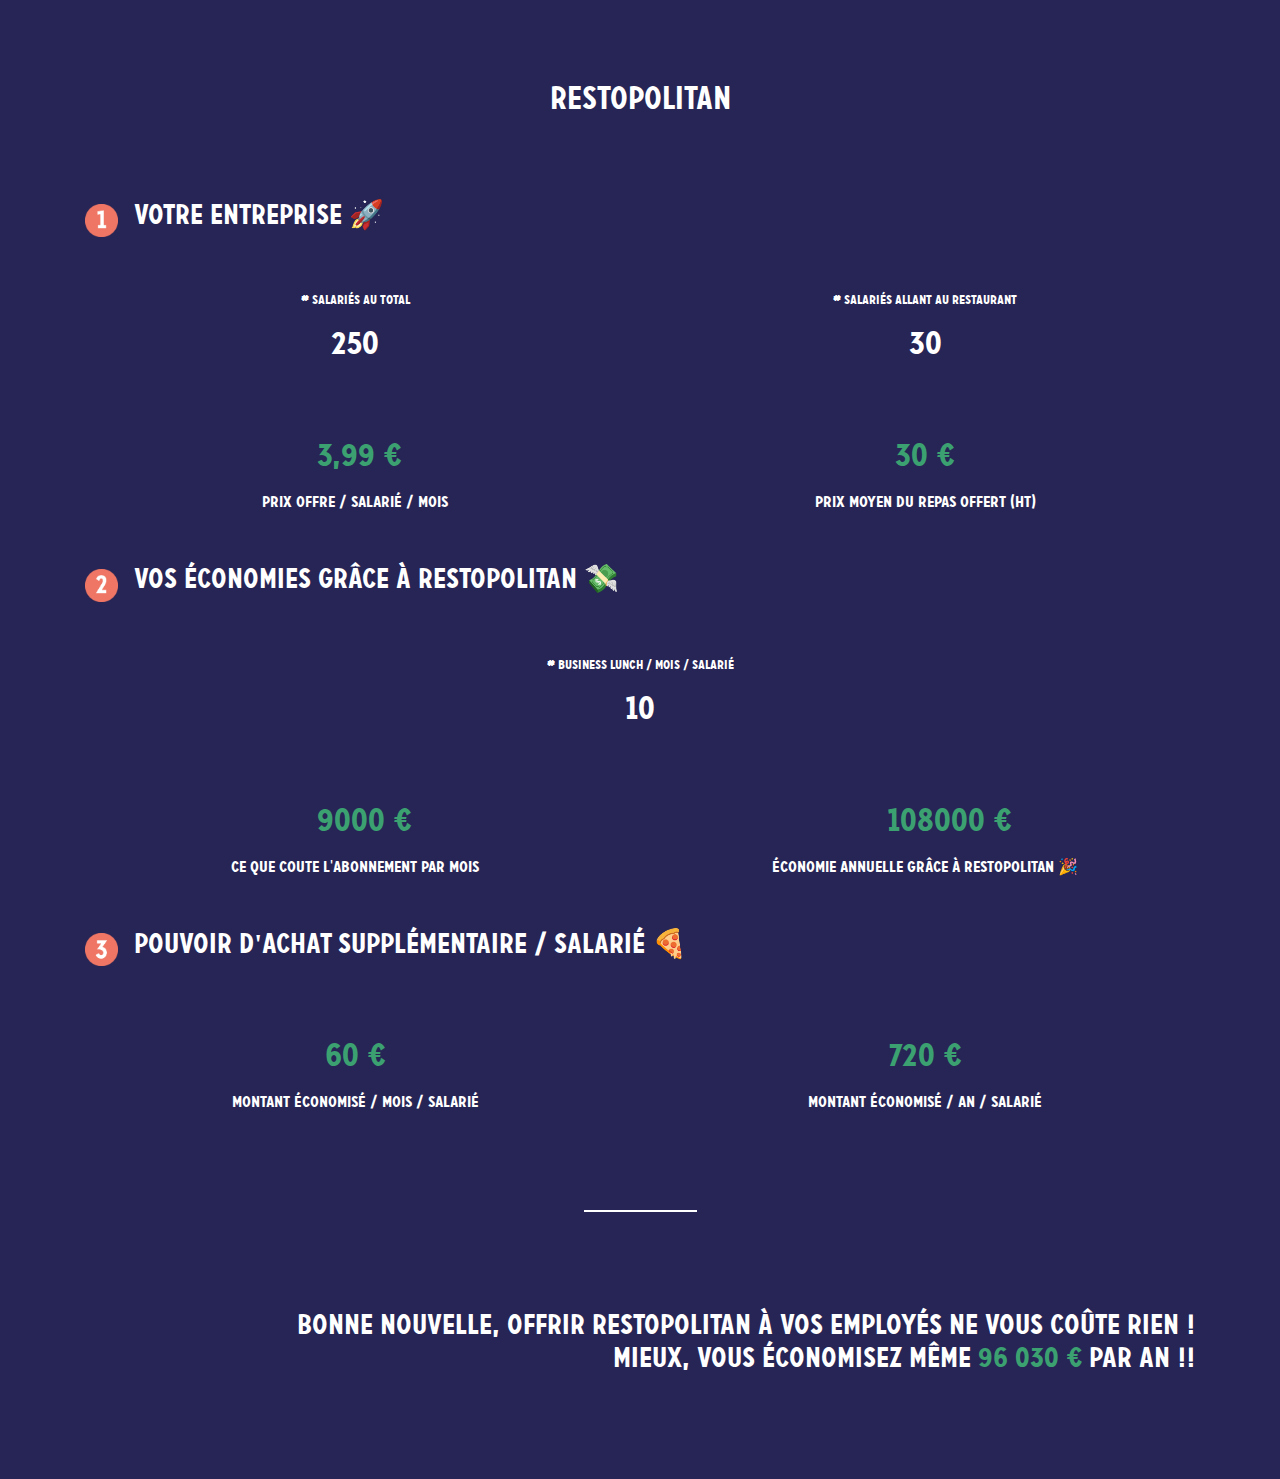
<file: index.htm>
<html>
<head>

    <meta http-equiv="Content-Type" content="text/html; charset=UTF-8">
    <link rel="stylesheet" href="./Tiramisu by Restopolitan_files/reset.css">
    <link rel="stylesheet" href="./Tiramisu by Restopolitan_files/bootstrap.min.css">
    <link rel="stylesheet" href="./Tiramisu by Restopolitan_files/restopro.css">
    <link rel="stylesheet" href="./Tiramisu by Restopolitan_files/ristorante.css">
    <link rel="stylesheet" href="./Tiramisu by Restopolitan_files/bootstrap-slider.min.css">
    <title>Restopolitan</title>
    <link rel="stylesheet" href="https://use.fontawesome.com/releases/v5.0.13/css/all.css"
          integrity="sha384-DNOHZ68U8hZfKXOrtjWvjxusGo9WQnrNx2sqG0tfsghAvtVlRW3tvkXWZh58N9jp" crossorigin="anonymous">
    <link href="./Tiramisu by Restopolitan_files/css" rel="stylesheet">
    <meta name="viewport" content="width=device-width, initial-scale=1">

</head>
<body>
<section class="title">
    <div class="container">
        <div class="row mb-5">
            <div class="col-12">
                <div class="formtitle">
                    <h2>Restopolitan</h2>
                </div>
            </div>
        </div>
        <div class="row mb-5">
            <div class="col-12" style="display: inline-block">
                <h3><img src="./Tiramisu by Restopolitan_files/uno.png" alt="" class="img img-responsive uno-dos-tres"
                         style="width: 3%">Votre
                    entreprise 🚀</h3>
            </div>
        </div>
        <div class="row mb-5">
            <div class="col-6 text-center">
                <label for="employeenumber" style="color: white;"># Salariés au total</label>
                <div class="input-group" style="width: 30%; margin:auto">
                <span class="input-group-btn">
              <button type="button" class="btn btn-default btn-number" data-type="minus" data-field="quant[1]" style="">
                  <span class="fa fa-minus" style="color: #ff595f;"></span>
                </button>
                </span>
                    <input type="text" name="quant[1]" class="form-control input-number roi-input" value="250" min="1"
                           max="1000" id="employeenumber" style="">
                    <span class="input-group-btn">
              <button type="button" class="btn btn-default btn-number" data-type="plus" data-field="quant[1]">
                  <span class="fa fa-plus" style="color: #ff595f;"></span>
                </button>
                </span>
                </div>
            </div>

            <div class="col-6 text-center">
                <label for="ndfnumber" style="color: white;"># Salariés allant au restaurant</label>
                <div class="input-group" style="width: 30%; margin:auto">
                <span class="input-group-btn">
              <button type="button" class="btn btn-default btn-number2" data-type="minus" data-field="quant[2]">
                  <span class="fa fa-minus" style="color: #ff595f;"></span>
                </button>
                </span>
                    <input type="text" name="quant[2]" class="form-control input-number2 roi-input" value="30" min="1"
                           max="1000" id="ndfnumber">
                    <span class="input-group-btn">
              <button type="button" class="btn btn-default btn-number2" data-type="plus" data-field="quant[2]">
                  <span class="fa fa-plus" style="color: #ff595f;"></span>
                </button>
                </span>
                </div>
            </div>
        </div>
        <div class="row mb-5">
            <div class="col-6 text-center">
                <button class="pricetag showcost savings">3,99 €</button>
                <p class="white">Prix offre / Salarié / Mois</p>
            </div>
            <div class="col-6 text-center">
                <button class="pricetag savings">30 €</button>
                <p class="white">Prix moyen du repas offert (HT)</p>
            </div>
        </div>
        <div class="row mb-5">
            <div class="col-12" style="display: inline-block">
                <h3><img src="./Tiramisu by Restopolitan_files/dos.png" alt="" class="img img-responsive uno-dos-tres"
                         style="width: 3%">Vos économies grâce à Restopolitan 💸</h3>
            </div>
        </div>
        <div class="row mb-5">
            <div class="col-md-12" style="text-align: center;">
                <label for="ndfrepeat" style="color: white;"># Business lunch / mois / salarié</label>
                <div class="input-group" style="width: 20%; margin:auto">
                <span class="input-group-btn">
              <button type="button" class="btn btn-default btn-number2" data-type="minus" data-field="quant[3]"
                      style="">
                  <span class="fa fa-minus" style="color: #ff595f;"></span>
                </button>
                </span>
                    <input type="text" name="quant[3]" class="form-control input-number2 roi-input" value="10" min="1"
                           max="1000" id="ndfrepeat"
                           style="background-color: transparent; border: none; color: white; text-align: center; font-family: Caro; font-size:2rem;">
                    <span class="input-group-btn">
              <button type="button" class="btn btn-default btn-number2" data-type="plus" data-field="quant[3]" style="">
                  <span class="fa fa-plus" style="color: #ff595f;"></span>
                </button>
                </span>
                </div>
            </div>
        </div>
        <div class="row mb-5">
            <div class="col-6 text-center">
                <button class="pricetag showcost savings"><span id="month-cost" class="moneyz">9000</span> €</button>
                <p class="white">Ce que coute l'abonnement par mois</p>
            </div>
            <div class="col-6 text-center">
                <button class="pricetag savings"><span id="year-savings">108000</span> €</button>
                <p class="white">économie annuelle grâce à restopolitan 🎉</p>
            </div>
        </div>
        <div class="row mb-5">
            <div class="col-12" style="display: inline-block">
                <h3><img src="./Tiramisu by Restopolitan_files/tres.png" alt="" class="img img-responsive uno-dos-tres"
                         style="width: 3%">Pouvoir d'achat supplémentaire / salarié 🍕</h3>
            </div>
        </div>
        <div class="row" style="margin-bottom: 6rem;">
            <div class="col-6 text-center">
                <button class="pricetag savings">60 €</button>
                <p class="white">Montant économisé / mois / salarié</p>
            </div>
            <div class="col-6 text-center">
                <button class="pricetag savings">720 €</button>
                <p class="white">Montant économisé / an / salarié</p>
            </div>
        </div>
        <hr>
        <div class="row" style="margin-top: 6rem !important; margin-bottom: 6rem !important;">
            <div class="col-12">
                <h3 style="text-align: right" class="announce">Bonne nouvelle, offrir Restopolitan à vos employés ne
                    vous coûte rien !<br>
                    Mieux, vous économisez même <span id="total-cost" class="savings">96 030</span><span
                            class="savings"> € </span>par an !!</h3>
            </div>
        </div>

    </div>
</section>
<script type="text/javascript" src="./Tiramisu by Restopolitan_files/jquery.min.js"></script>
<script src="./Tiramisu by Restopolitan_files/bootstrap.bundle.min.js"></script>
<script type="text/javascript" src="./Tiramisu by Restopolitan_files/jquery.lazy.min.js"></script>
<script src="./Tiramisu by Restopolitan_files/jquery.mask.js"></script>
<script>
    $(function () {
        $('[data-toggle="tooltip"]').tooltip()
    })
</script>
<script>
    function change_total_cost(global) {
        console.log("global is " + global)
        if (global < 0) {
            let global2 = Math.abs(global)
            global2 = global2.toFixed(0)
            global2 = global2.toString()
            global2 = global2.replace(/(?!^)(?=(?:\d{3})+(?:\.|$))/gm, ' ')

            $("#total-cost").text(global2)
            $(".annouce").html('<h3 class="annouce" style="text-align:right;">Bonne nouvelle, offrir Restopolitan à vos employés ne vous coûte rien !<br>Mieux, vous économisez même <span id="total-cost" class="savings">' + global2 + '</span><span class="savings"> € </span>par an !!</h3>')
        }
        else {
            global = parseInt(global).toFixed(0)
            global = global.toString()
            global = global.replace(/(?!^)(?=(?:\d{3})+(?:\.|$))/gm, ' ')
            $(".announce").html('<h3 class="annouce" style="text-align:right;">Bonne nouvelle, offrir Restopolitan à vos employés ne vous coûte que ' + global + ' € !</h3>')
        }
    }

    $("#employeenumber").change(
        function () {
            console.log($("#employeenumber").val())
            let costrp = parseInt($('#employeenumber').val()) * 3.99
            let costrp2 = costrp.toFixed(0)
            $('#month-cost').text(parseInt(costrp2))
            $("#total-cost").text(parseInt)
            let savings = parseInt($('#ndfnumber').val()) * parseInt($('#ndfrepeat').val()) * 30 * 12
            change_total_cost(costrp2 * 12 - savings)
        }
    )
    $("#ndfnumber").change(
        function () {
            let savings = parseInt($('#ndfnumber').val()) * parseInt($('#ndfrepeat').val()) * 30 * 12
            let savings2 = savings.toFixed(0)
            $('#year-savings').text(savings2)
            let costrp = parseInt($('#employeenumber').val()) * 3.99 * 12
            costrp.toFixed(0)
            change_total_cost(costrp - savings2)
        }
    )
    $("#ndfrepeat").change(
        function () {
            let savingos = parseInt($("#ndfnumber").val()) * parseInt($('#ndfrepeat').val()) * 30 * 12
            savingos = savingos.toFixed(0)
            $('#year-savings').text(savingos)
            let costrp = parseInt($('#employeenumber').val()) * 3.99 * 12
            costrp.toFixed(0)
            change_total_cost(costrp - savingos)
        }
    )
    $(".roi-input").change(
        function () {
            let global = parseInt($('#year').val()) * 12 - parseInt($('#savingmonth').val()) * 12
            if (global < 0) {
                let global2 = Math.abs(global)
                $('#total-cost').text(global2)
            }
            else {
                $('#tofillroi').text('Incroyable, offrir Restopolitan à vos employés ne vous coûte que ' + global + '€')
            }
        }
    )
</script>
<script src="./Tiramisu by Restopolitan_files/btn1.js"></script>
<script src="./Tiramisu by Restopolitan_files/btn2.js"></script>

</body>
</html>
</file>
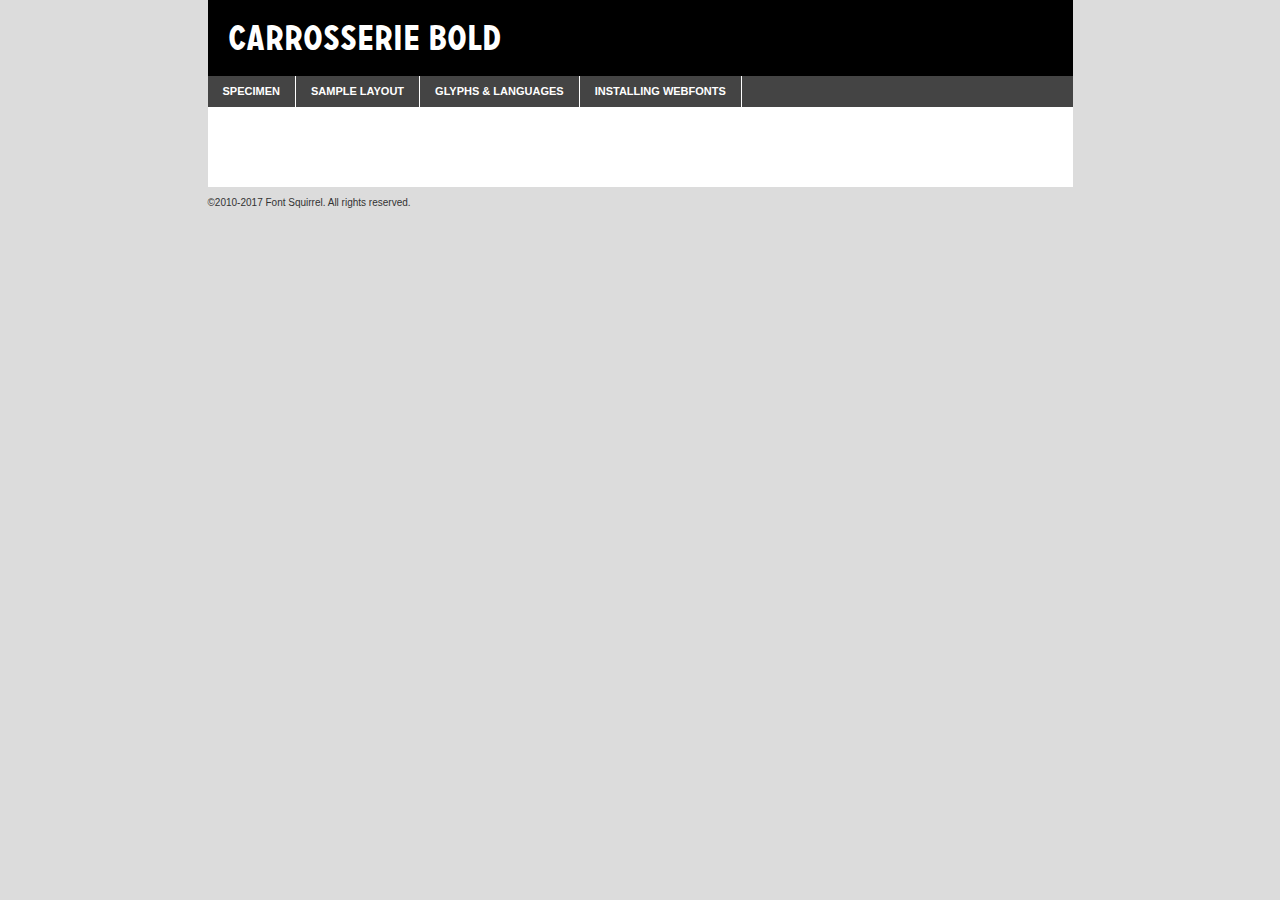
<file: Tiramisu by Restopolitan_files/font/carrosserie-bold-demo.html>
<!DOCTYPE html PUBLIC "-//W3C//DTD XHTML 1.0 Transitional//EN"
	"http://www.w3.org/TR/xhtml1/DTD/xhtml1-transitional.dtd">

<html xmlns="http://www.w3.org/1999/xhtml" xml:lang="en" lang="en">
<head>
	<meta http-equiv="Content-Type" content="text/html; charset=utf-8" />
	<script src="http://ajax.googleapis.com/ajax/libs/jquery/1.7.2/jquery.min.js" type="text/javascript" charset="utf-8"></script>
	<script type="text/javascript">
	(function($){$.fn.easyTabs=function(option){var param=jQuery.extend({fadeSpeed:"fast",defaultContent:1,activeClass:'active'},option);$(this).each(function(){var thisId="#"+this.id;if(param.defaultContent==''){param.defaultContent=1;}
	if(typeof param.defaultContent=="number")
	{var defaultTab=$(thisId+" .tabs li:eq("+(param.defaultContent-1)+") a").attr('href').substr(1);}else{var defaultTab=param.defaultContent;}
	$(thisId+" .tabs li a").each(function(){var tabToHide=$(this).attr('href').substr(1);$("#"+tabToHide).addClass('easytabs-tab-content');});hideAll();changeContent(defaultTab);function hideAll(){$(thisId+" .easytabs-tab-content").hide();}
	function changeContent(tabId){hideAll();$(thisId+" .tabs li").removeClass(param.activeClass);$(thisId+" .tabs li a[href=#"+tabId+"]").closest('li').addClass(param.activeClass);if(param.fadeSpeed!="none")
	{$(thisId+" #"+tabId).fadeIn(param.fadeSpeed);}else{$(thisId+" #"+tabId).show();}}
	$(thisId+" .tabs li").click(function(){var tabId=$(this).find('a').attr('href').substr(1);changeContent(tabId);return false;});});}})(jQuery);
	</script>
	<link rel="stylesheet" href="specimen_files/specimen_stylesheet.css" type="text/css" charset="utf-8" />
	<link rel="stylesheet" href="stylesheet.css" type="text/css" charset="utf-8" />

	<style type="text/css">
					body{
				font-family: 'carrosseriebold';
							}
		</style>

	<title>Carrosserie Bold Specimen</title>
	
	
	<script type="text/javascript" charset="utf-8">
		$(document).ready(function() {
			$('#container').easyTabs({defaultContent:1});
		});
	</script>
</head>

<body>
<div id="container">
	<div id="header">
		Carrosserie Bold	</div>
	<ul class="tabs">
		<li><a href="#specimen">Specimen</a></li>
		<li><a href="#layout">Sample Layout</a></li>
				<li><a href="#glyphs">Glyphs &amp; Languages</a></li>
		<li><a href="#installing">Installing Webfonts</a></li>
		
	</ul>
	
	<div id="main_content">

		
			<div id="specimen">
		
				<div class="section">
					<div class="grid12 firstcol">
						<div class="huge">AaBb</div>
					</div>
				</div>
		
				<div class="section">
					<div class="glyph_range">A&#x200B;B&#x200b;C&#x200b;D&#x200b;E&#x200b;F&#x200b;G&#x200b;H&#x200b;I&#x200b;J&#x200b;K&#x200b;L&#x200b;M&#x200b;N&#x200b;O&#x200b;P&#x200b;Q&#x200b;R&#x200b;S&#x200b;T&#x200b;U&#x200b;V&#x200b;W&#x200b;X&#x200b;Y&#x200b;Z&#x200b;a&#x200b;b&#x200b;c&#x200b;d&#x200b;e&#x200b;f&#x200b;g&#x200b;h&#x200b;i&#x200b;j&#x200b;k&#x200b;l&#x200b;m&#x200b;n&#x200b;o&#x200b;p&#x200b;q&#x200b;r&#x200b;s&#x200b;t&#x200b;u&#x200b;v&#x200b;w&#x200b;x&#x200b;y&#x200b;z&#x200b;1&#x200b;2&#x200b;3&#x200b;4&#x200b;5&#x200b;6&#x200b;7&#x200b;8&#x200b;9&#x200b;0&#x200b;&amp;&#x200b;.&#x200b;,&#x200b;?&#x200b;!&#x200b;&#64;&#x200b;(&#x200b;)&#x200b;#&#x200b;$&#x200b;%&#x200b;*&#x200b;+&#x200b;-&#x200b;=&#x200b;:&#x200b;;</div>
				</div>
				<div class="section">
					<div class="grid12 firstcol">
						<table class="sample_table">
							<tr><td>10</td><td class="size10">abcdefghijklmnopqrstuvwxyzABCDEFGHIJKLMNOPQRSTUVWXYZ0123456789abcdefghijklmnopqrstuvwxyzABCDEFGHIJKLMNOPQRSTUVWXYZ0123456789abcdefghijklmnopqrstuvwxyzABCDEFGHIJKLMNOPQRSTUVWXYZ</td></tr>
							<tr><td>11</td><td class="size11">abcdefghijklmnopqrstuvwxyzABCDEFGHIJKLMNOPQRSTUVWXYZ0123456789abcdefghijklmnopqrstuvwxyzABCDEFGHIJKLMNOPQRSTUVWXYZ0123456789abcdefghijklmnopqrstuvwxyzABCDEFGHIJKLMNOPQRSTUVWXYZ</td></tr>
							<tr><td>12</td><td class="size12">abcdefghijklmnopqrstuvwxyzABCDEFGHIJKLMNOPQRSTUVWXYZ0123456789abcdefghijklmnopqrstuvwxyzABCDEFGHIJKLMNOPQRSTUVWXYZ0123456789abcdefghijklmnopqrstuvwxyzABCDEFGHIJKLMNOPQRSTUVWXYZ</td></tr>
							<tr><td>13</td><td class="size13">abcdefghijklmnopqrstuvwxyzABCDEFGHIJKLMNOPQRSTUVWXYZ0123456789abcdefghijklmnopqrstuvwxyzABCDEFGHIJKLMNOPQRSTUVWXYZ0123456789abcdefghijklmnopqrstuvwxyzABCDEFGHIJKLMNOPQRSTUVWXYZ</td></tr>
							<tr><td>14</td><td class="size14">abcdefghijklmnopqrstuvwxyzABCDEFGHIJKLMNOPQRSTUVWXYZ0123456789abcdefghijklmnopqrstuvwxyzABCDEFGHIJKLMNOPQRSTUVWXYZ0123456789abcdefghijklmnopqrstuvwxyzABCDEFGHIJKLMNOPQRSTUVWXYZ</td></tr>
							<tr><td>16</td><td class="size16">abcdefghijklmnopqrstuvwxyzABCDEFGHIJKLMNOPQRSTUVWXYZ0123456789abcdefghijklmnopqrstuvwxyzABCDEFGHIJKLMNOPQRSTUVWXYZ</td></tr>
							<tr><td>18</td><td class="size18">abcdefghijklmnopqrstuvwxyzABCDEFGHIJKLMNOPQRSTUVWXYZ0123456789abcdefghijklmnopqrstuvwxyzABCDEFGHIJKLMNOPQRSTUVWXYZ</td></tr>
							<tr><td>20</td><td class="size20">abcdefghijklmnopqrstuvwxyzABCDEFGHIJKLMNOPQRSTUVWXYZ0123456789abcdefghijklmnopqrstuvwxyzABCDEFGHIJKLMNOPQRSTUVWXYZ</td></tr>
							<tr><td>24</td><td class="size24">abcdefghijklmnopqrstuvwxyzABCDEFGHIJKLMNOPQRSTUVWXYZ0123456789abcdefghijklmnopqrstuvwxyzABCDEFGHIJKLMNOPQRSTUVWXYZ</td></tr>
							<tr><td>30</td><td class="size30">abcdefghijklmnopqrstuvwxyzABCDEFGHIJKLMNOPQRSTUVWXYZ0123456789abcdefghijklmnopqrstuvwxyzABCDEFGHIJKLMNOPQRSTUVWXYZ</td></tr>
							<tr><td>36</td><td class="size36">abcdefghijklmnopqrstuvwxyzABCDEFGHIJKLMNOPQRSTUVWXYZ0123456789abcdefghijklmnopqrstuvwxyzABCDEFGHIJKLMNOPQRSTUVWXYZ</td></tr>
							<tr><td>48</td><td class="size48">abcdefghijklmnopqrstuvwxyzABCDEFGHIJKLMNOPQRSTUVWXYZ0123456789abcdefghijklmnopqrstuvwxyzABCDEFGHIJKLMNOPQRSTUVWXYZ</td></tr>
							<tr><td>60</td><td class="size60">abcdefghijklmnopqrstuvwxyzABCDEFGHIJKLMNOPQRSTUVWXYZ0123456789abcdefghijklmnopqrstuvwxyzABCDEFGHIJKLMNOPQRSTUVWXYZ</td></tr>
							<tr><td>72</td><td class="size72">abcdefghijklmnopqrstuvwxyzABCDEFGHIJKLMNOPQRSTUVWXYZ0123456789abcdefghijklmnopqrstuvwxyzABCDEFGHIJKLMNOPQRSTUVWXYZ</td></tr>
							<tr><td>90</td><td class="size90">abcdefghijklmnopqrstuvwxyzABCDEFGHIJKLMNOPQRSTUVWXYZ0123456789abcdefghijklmnopqrstuvwxyzABCDEFGHIJKLMNOPQRSTUVWXYZ</td></tr>
						</table>
				
					</div>
			
				</div>
		
		
		
								<div class="section" id="bodycomparison">


										<div id="xheight">
				<div class="fontbody">&#x25FC;&#x25FC;&#x25FC;&#x25FC;&#x25FC;&#x25FC;&#x25FC;&#x25FC;&#x25FC;&#x25FC;&#x25FC;&#x25FC;&#x25FC;&#x25FC;&#x25FC;&#x25FC;&#x25FC;&#x25FC;&#x25FC;&#x25FC;&#x25FC;&#x25FC;&#x25FC;&#x25FC;&#x25FC;&#x25FC;&#x25FC;&#x25FC;&#x25FC;&#x25FC;&#x25FC;&#x25FC;&#x25FC;&#x25FC;&#x25FC;&#x25FC;&#x25FC;&#x25FC;&#x25FC;&#x25FC;&#x25FC;&#x25FC;&#x25FC;&#x25FC;&#x25FC;&#x25FC;&#x25FC;&#x25FC;&#x25FC;&#x25FC;&#x25FC;&#x25FC;&#x25FC;&#x25FC;&#x25FC;&#x25FC;&#x25FC;&#x25FC;&#x25FC;&#x25FC;&#x25FC;&#x25FC;&#x25FC;&#x25FC;&#x25FC;&#x25FC;&#x25FC;&#x25FC;&#x25FC;&#x25FC;&#x25FC;&#x25FC;&#x25FC;&#x25FC;&#x25FC;&#x25FC;&#x25FC;&#x25FC;&#x25FC;&#x25FC;&#x25FC;&#x25FC;&#x25FC;&#x25FC;&#x25FC;&#x25FC;&#x25FC;&#x25FC;&#x25FC;&#x25FC;&#x25FC;&#x25FC;&#x25FC;&#x25FC;&#x25FC;&#x25FC;&#x25FC;&#x25FC;&#x25FC;body</div><div class="arialbody">body</div><div class="verdanabody">body</div><div class="georgiabody">body</div></div>
										<div class="fontbody" style="z-index:1">
											body<span>Carrosserie Bold</span>
										</div>
										<div class="arialbody" style="z-index:1">
											body<span>Arial</span>
										</div>
										<div class="verdanabody" style="z-index:1">
											body<span>Verdana</span>
										</div>
										<div class="georgiabody" style="z-index:1">
											body<span>Georgia</span>
										</div>



								</div>
		
		
				<div class="section psample psample_row1" id="">
					
					<div class="grid2 firstcol">
						<p class="size10"><span>10.</span>Aenean lacinia bibendum nulla sed consectetur. Fusce dapibus, tellus ac cursus commodo, tortor mauris condimentum nibh, ut fermentum massa justo sit amet risus. Nullam id dolor id nibh ultricies vehicula ut id elit. Cum sociis natoque penatibus et magnis dis parturient montes, nascetur ridiculus mus. Nulla vitae elit libero, a pharetra augue.</p>
			
					</div>
					<div class="grid3">
						<p class="size11"><span>11.</span>Aenean lacinia bibendum nulla sed consectetur. Fusce dapibus, tellus ac cursus commodo, tortor mauris condimentum nibh, ut fermentum massa justo sit amet risus. Nullam id dolor id nibh ultricies vehicula ut id elit. Cum sociis natoque penatibus et magnis dis parturient montes, nascetur ridiculus mus. Nulla vitae elit libero, a pharetra augue.</p>
			
					</div>
					<div class="grid3">
						<p class="size12"><span>12.</span>Aenean lacinia bibendum nulla sed consectetur. Fusce dapibus, tellus ac cursus commodo, tortor mauris condimentum nibh, ut fermentum massa justo sit amet risus. Nullam id dolor id nibh ultricies vehicula ut id elit. Cum sociis natoque penatibus et magnis dis parturient montes, nascetur ridiculus mus. Nulla vitae elit libero, a pharetra augue.</p>
			
					</div>
					<div class="grid4">
						<p class="size13"><span>13.</span>Aenean lacinia bibendum nulla sed consectetur. Fusce dapibus, tellus ac cursus commodo, tortor mauris condimentum nibh, ut fermentum massa justo sit amet risus. Nullam id dolor id nibh ultricies vehicula ut id elit. Cum sociis natoque penatibus et magnis dis parturient montes, nascetur ridiculus mus. Nulla vitae elit libero, a pharetra augue.</p>
			
					</div>
					<div class="white_blend"></div>
					
				</div>
				<div class="section psample psample_row2" id="">
					<div class="grid3 firstcol">
						<p class="size14"><span>14.</span>Aenean lacinia bibendum nulla sed consectetur. Fusce dapibus, tellus ac cursus commodo, tortor mauris condimentum nibh, ut fermentum massa justo sit amet risus. Nullam id dolor id nibh ultricies vehicula ut id elit. Cum sociis natoque penatibus et magnis dis parturient montes, nascetur ridiculus mus. Nulla vitae elit libero, a pharetra augue.</p>
			
					</div>
					<div class="grid4">
						<p class="size16"><span>16.</span>Aenean lacinia bibendum nulla sed consectetur. Fusce dapibus, tellus ac cursus commodo, tortor mauris condimentum nibh, ut fermentum massa justo sit amet risus. Nullam id dolor id nibh ultricies vehicula ut id elit. Cum sociis natoque penatibus et magnis dis parturient montes, nascetur ridiculus mus. Nulla vitae elit libero, a pharetra augue.</p>
			
					</div>
					<div class="grid5">
						<p class="size18"><span>18.</span>Aenean lacinia bibendum nulla sed consectetur. Fusce dapibus, tellus ac cursus commodo, tortor mauris condimentum nibh, ut fermentum massa justo sit amet risus. Nullam id dolor id nibh ultricies vehicula ut id elit. Cum sociis natoque penatibus et magnis dis parturient montes, nascetur ridiculus mus. Nulla vitae elit libero, a pharetra augue.</p>
			
					</div>

					<div class="white_blend"></div>

				</div>
				
				<div class="section psample psample_row3" id="">
					<div class="grid5 firstcol">
						<p class="size20"><span>20.</span>Aenean lacinia bibendum nulla sed consectetur. Fusce dapibus, tellus ac cursus commodo, tortor mauris condimentum nibh, ut fermentum massa justo sit amet risus. Nullam id dolor id nibh ultricies vehicula ut id elit. Cum sociis natoque penatibus et magnis dis parturient montes, nascetur ridiculus mus. Nulla vitae elit libero, a pharetra augue.</p>
					</div>
					<div class="grid7">
						<p class="size24"><span>24.</span>Aenean lacinia bibendum nulla sed consectetur. Fusce dapibus, tellus ac cursus commodo, tortor mauris condimentum nibh, ut fermentum massa justo sit amet risus. Nullam id dolor id nibh ultricies vehicula ut id elit. Cum sociis natoque penatibus et magnis dis parturient montes, nascetur ridiculus mus. Nulla vitae elit libero, a pharetra augue.</p>
					</div>
					
					<div class="white_blend"></div>
					
				</div>
				
				<div class="section psample psample_row4" id="">
					<div class="grid12 firstcol">
						<p class="size30"><span>30.</span>Aenean lacinia bibendum nulla sed consectetur. Fusce dapibus, tellus ac cursus commodo, tortor mauris condimentum nibh, ut fermentum massa justo sit amet risus. Nullam id dolor id nibh ultricies vehicula ut id elit. Cum sociis natoque penatibus et magnis dis parturient montes, nascetur ridiculus mus. Nulla vitae elit libero, a pharetra augue.</p>
					</div>
					<div class="white_blend"></div>
					
				</div>
				
				
				
				<div class="section psample psample_row1 fullreverse">
					<div class="grid2 firstcol">
						<p class="size10"><span>10.</span>Aenean lacinia bibendum nulla sed consectetur. Fusce dapibus, tellus ac cursus commodo, tortor mauris condimentum nibh, ut fermentum massa justo sit amet risus. Nullam id dolor id nibh ultricies vehicula ut id elit. Cum sociis natoque penatibus et magnis dis parturient montes, nascetur ridiculus mus. Nulla vitae elit libero, a pharetra augue.</p>
			
					</div>
					<div class="grid3">
						<p class="size11"><span>11.</span>Aenean lacinia bibendum nulla sed consectetur. Fusce dapibus, tellus ac cursus commodo, tortor mauris condimentum nibh, ut fermentum massa justo sit amet risus. Nullam id dolor id nibh ultricies vehicula ut id elit. Cum sociis natoque penatibus et magnis dis parturient montes, nascetur ridiculus mus. Nulla vitae elit libero, a pharetra augue.</p>
			
					</div>
					<div class="grid3">
						<p class="size12"><span>12.</span>Aenean lacinia bibendum nulla sed consectetur. Fusce dapibus, tellus ac cursus commodo, tortor mauris condimentum nibh, ut fermentum massa justo sit amet risus. Nullam id dolor id nibh ultricies vehicula ut id elit. Cum sociis natoque penatibus et magnis dis parturient montes, nascetur ridiculus mus. Nulla vitae elit libero, a pharetra augue.</p>
			
					</div>
					<div class="grid4">
						<p class="size13"><span>13.</span>Aenean lacinia bibendum nulla sed consectetur. Fusce dapibus, tellus ac cursus commodo, tortor mauris condimentum nibh, ut fermentum massa justo sit amet risus. Nullam id dolor id nibh ultricies vehicula ut id elit. Cum sociis natoque penatibus et magnis dis parturient montes, nascetur ridiculus mus. Nulla vitae elit libero, a pharetra augue.</p>
			
					</div>
					<div class="black_blend"></div>
					
				</div>
				
				<div class="section psample psample_row2 fullreverse">
					<div class="grid3 firstcol">
						<p class="size14"><span>14.</span>Aenean lacinia bibendum nulla sed consectetur. Fusce dapibus, tellus ac cursus commodo, tortor mauris condimentum nibh, ut fermentum massa justo sit amet risus. Nullam id dolor id nibh ultricies vehicula ut id elit. Cum sociis natoque penatibus et magnis dis parturient montes, nascetur ridiculus mus. Nulla vitae elit libero, a pharetra augue.</p>
			
					</div>
					<div class="grid4">
						<p class="size16"><span>16.</span>Aenean lacinia bibendum nulla sed consectetur. Fusce dapibus, tellus ac cursus commodo, tortor mauris condimentum nibh, ut fermentum massa justo sit amet risus. Nullam id dolor id nibh ultricies vehicula ut id elit. Cum sociis natoque penatibus et magnis dis parturient montes, nascetur ridiculus mus. Nulla vitae elit libero, a pharetra augue.</p>
			
					</div>
					<div class="grid5">
						<p class="size18"><span>18.</span>Aenean lacinia bibendum nulla sed consectetur. Fusce dapibus, tellus ac cursus commodo, tortor mauris condimentum nibh, ut fermentum massa justo sit amet risus. Nullam id dolor id nibh ultricies vehicula ut id elit. Cum sociis natoque penatibus et magnis dis parturient montes, nascetur ridiculus mus. Nulla vitae elit libero, a pharetra augue.</p>
			
					</div>
					<div class="black_blend"></div>

				</div>
				
				<div class="section psample fullreverse psample_row3" id="">
					<div class="grid5 firstcol">
						<p class="size20"><span>20.</span>Aenean lacinia bibendum nulla sed consectetur. Fusce dapibus, tellus ac cursus commodo, tortor mauris condimentum nibh, ut fermentum massa justo sit amet risus. Nullam id dolor id nibh ultricies vehicula ut id elit. Cum sociis natoque penatibus et magnis dis parturient montes, nascetur ridiculus mus. Nulla vitae elit libero, a pharetra augue.</p>
					</div>
					<div class="grid7">
						<p class="size24"><span>24.</span>Aenean lacinia bibendum nulla sed consectetur. Fusce dapibus, tellus ac cursus commodo, tortor mauris condimentum nibh, ut fermentum massa justo sit amet risus. Nullam id dolor id nibh ultricies vehicula ut id elit. Cum sociis natoque penatibus et magnis dis parturient montes, nascetur ridiculus mus. Nulla vitae elit libero, a pharetra augue.</p>
					</div>
					
					<div class="black_blend"></div>
					
				</div>
				
				<div class="section psample fullreverse psample_row4" id="" style="border-bottom: 20px #000 solid;">
					<div class="grid12 firstcol">
						<p class="size30"><span>30.</span>Aenean lacinia bibendum nulla sed consectetur. Fusce dapibus, tellus ac cursus commodo, tortor mauris condimentum nibh, ut fermentum massa justo sit amet risus. Nullam id dolor id nibh ultricies vehicula ut id elit. Cum sociis natoque penatibus et magnis dis parturient montes, nascetur ridiculus mus. Nulla vitae elit libero, a pharetra augue.</p>
					</div>
					<div class="black_blend"></div>
					
				</div>
				
				
				
				
			</div>
			
			<div id="layout">
				
				<div class="section">
					
					<div class="grid12 firstcol">
						<h1>Lorem Ipsum Dolor</h1>
						<h2>Etiam porta sem malesuada magna mollis euismod</h2>
						
						<p class="byline">By <a href="#link">Aenean Lacinia</a></p>
					</div>
				</div>
				<div class="section">
					<div class="grid8 firstcol">
						<p class="large">Donec sed odio dui. Morbi leo risus, porta ac consectetur ac, vestibulum at eros. Fusce dapibus, tellus ac cursus commodo, tortor mauris condimentum nibh, ut fermentum massa justo sit amet risus. </p>

						
						<h3>Pellentesque ornare sem</h3>

						<p>Maecenas sed diam eget risus varius blandit sit amet non magna. Maecenas faucibus mollis interdum. Donec ullamcorper nulla non metus auctor fringilla. Nullam id dolor id nibh ultricies vehicula ut id elit. Nullam id dolor id nibh ultricies vehicula ut id elit. </p>

						<p>Aenean eu leo quam. Pellentesque ornare sem lacinia quam venenatis vestibulum. Lorem ipsum dolor sit amet, consectetur adipiscing elit. Cum sociis natoque penatibus et magnis dis parturient montes, nascetur ridiculus mus. </p>

						<p>Nulla vitae elit libero, a pharetra augue. Praesent commodo cursus magna, vel scelerisque nisl consectetur et. Aenean lacinia bibendum nulla sed consectetur. </p>

						<p>Nullam quis risus eget urna mollis ornare vel eu leo. Nullam quis risus eget urna mollis ornare vel eu leo. Maecenas sed diam eget risus varius blandit sit amet non magna. Donec ullamcorper nulla non metus auctor fringilla. </p>

						<h3>Cras mattis consectetur</h3>

						<p>Aenean eu leo quam. Pellentesque ornare sem lacinia quam venenatis vestibulum. Aenean lacinia bibendum nulla sed consectetur. Integer posuere erat a ante venenatis dapibus posuere velit aliquet. Cras mattis consectetur purus sit amet fermentum. </p>

						<p>Nullam id dolor id nibh ultricies vehicula ut id elit. Nullam quis risus eget urna mollis ornare vel eu leo. Cras mattis consectetur purus sit amet fermentum.</p>
					</div>
					
					<div class="grid4 sidebar">
						
						<div class="box reverse">
							<p class="last">Nullam quis risus eget urna mollis ornare vel eu leo. Donec ullamcorper nulla non metus auctor fringilla. Cras mattis consectetur purus sit amet fermentum. Sed posuere consectetur est at lobortis. Lorem ipsum dolor sit amet, consectetur adipiscing elit. </p>
						</div>
						
						<p class="caption">Maecenas sed diam eget risus varius.</p>

						<p>Vestibulum id ligula porta felis euismod semper. Integer posuere erat a ante venenatis dapibus posuere velit aliquet. Vestibulum id ligula porta felis euismod semper. Sed posuere consectetur est at lobortis. Maecenas sed diam eget risus varius blandit sit amet non magna. Fusce dapibus, tellus ac cursus commodo, tortor mauris condimentum nibh, ut fermentum massa justo sit amet risus. </p>

					

						<p>Duis mollis, est non commodo luctus, nisi erat porttitor ligula, eget lacinia odio sem nec elit. Aenean lacinia bibendum nulla sed consectetur. Vivamus sagittis lacus vel augue laoreet rutrum faucibus dolor auctor. Aenean lacinia bibendum nulla sed consectetur. Nullam quis risus eget urna mollis ornare vel eu leo. </p>

						<p>Praesent commodo cursus magna, vel scelerisque nisl consectetur et. Donec ullamcorper nulla non metus auctor fringilla. Maecenas faucibus mollis interdum. Fusce dapibus, tellus ac cursus commodo, tortor mauris condimentum nibh, ut fermentum massa justo sit amet risus. </p>

					</div>
				</div>
				
			</div>


			



		<div id="glyphs">
			<div class="section">
				<div class="grid12 firstcol">
			
				<h1>Language Support</h1>
				<p>The subset of Carrosserie Bold in this kit supports the following languages:<br />
			
					Albanian, Basque, Breton, Chamorro, Danish, Dutch, English, Faroese, Finnish, French, Frisian, Galician, German, Icelandic, Italian, Malagasy, Norwegian, Portuguese, Spanish, Alsatian, Aragonese, Arapaho, Arrernte, Asturian, Aymara, Bislama, Cebuano, Corsican, Fijian, French_creole, Genoese, Gilbertese, Greenlandic, Haitian_creole, Hiligaynon, Hmong, Hopi, Ibanag, Iloko_ilokano, Indonesian, Interglossa_glosa, Interlingua, Irish_gaelic, Jerriais, Lojban, Lombard, Luxembourgeois, Manx, Mohawk, Norfolk_pitcairnese, Occitan, Oromo, Pangasinan, Papiamento, Piedmontese, Potawatomi, Rhaeto-romance, Romansh, Rotokas, Sami_lule, Samoan, Sardinian, Scots_gaelic, Seychelles_creole, Shona, Sicilian, Somali, Southern_ndebele, Swahili, Swati_swazi, Tagalog_filipino_pilipino, Tetum, Tok_pisin, Uyghur_latinized, Volapuk, Walloon, Warlpiri, Xhosa, Yapese, Zulu, Latinbasic, Demo				</p>
				<h1>Glyph Chart</h1>
				<p>The subset of Carrosserie Bold in this kit includes all the glyphs listed below. Unicode entities are included above each glyph to help you insert individual characters into your layout.</p>
				<div id="glyph_chart">
			
																				 <div><p>&amp;#32;</p>&#32;</div>
																				 <div><p>&amp;#33;</p>&#33;</div>
																				 <div><p>&amp;#35;</p>&#35;</div>
																				 <div><p>&amp;#36;</p>&#36;</div>
																				 <div><p>&amp;#37;</p>&#37;</div>
																				 <div><p>&amp;#38;</p>&#38;</div>
																				 <div><p>&amp;#40;</p>&#40;</div>
																				 <div><p>&amp;#41;</p>&#41;</div>
																				 <div><p>&amp;#42;</p>&#42;</div>
																				 <div><p>&amp;#43;</p>&#43;</div>
																				 <div><p>&amp;#44;</p>&#44;</div>
																				 <div><p>&amp;#45;</p>&#45;</div>
																				 <div><p>&amp;#46;</p>&#46;</div>
																				 <div><p>&amp;#47;</p>&#47;</div>
																				 <div><p>&amp;#48;</p>&#48;</div>
																				 <div><p>&amp;#49;</p>&#49;</div>
																				 <div><p>&amp;#50;</p>&#50;</div>
																				 <div><p>&amp;#51;</p>&#51;</div>
																				 <div><p>&amp;#52;</p>&#52;</div>
																				 <div><p>&amp;#53;</p>&#53;</div>
																				 <div><p>&amp;#54;</p>&#54;</div>
																				 <div><p>&amp;#55;</p>&#55;</div>
																				 <div><p>&amp;#56;</p>&#56;</div>
																				 <div><p>&amp;#57;</p>&#57;</div>
																				 <div><p>&amp;#58;</p>&#58;</div>
																				 <div><p>&amp;#59;</p>&#59;</div>
																				 <div><p>&amp;#60;</p>&#60;</div>
																				 <div><p>&amp;#61;</p>&#61;</div>
																				 <div><p>&amp;#62;</p>&#62;</div>
																				 <div><p>&amp;#63;</p>&#63;</div>
																				 <div><p>&amp;#64;</p>&#64;</div>
																				 <div><p>&amp;#65;</p>&#65;</div>
																				 <div><p>&amp;#66;</p>&#66;</div>
																				 <div><p>&amp;#67;</p>&#67;</div>
																				 <div><p>&amp;#68;</p>&#68;</div>
																				 <div><p>&amp;#69;</p>&#69;</div>
																				 <div><p>&amp;#70;</p>&#70;</div>
																				 <div><p>&amp;#71;</p>&#71;</div>
																				 <div><p>&amp;#72;</p>&#72;</div>
																				 <div><p>&amp;#73;</p>&#73;</div>
																				 <div><p>&amp;#74;</p>&#74;</div>
																				 <div><p>&amp;#75;</p>&#75;</div>
																				 <div><p>&amp;#76;</p>&#76;</div>
																				 <div><p>&amp;#77;</p>&#77;</div>
																				 <div><p>&amp;#78;</p>&#78;</div>
																				 <div><p>&amp;#79;</p>&#79;</div>
																				 <div><p>&amp;#80;</p>&#80;</div>
																				 <div><p>&amp;#81;</p>&#81;</div>
																				 <div><p>&amp;#82;</p>&#82;</div>
																				 <div><p>&amp;#83;</p>&#83;</div>
																				 <div><p>&amp;#84;</p>&#84;</div>
																				 <div><p>&amp;#85;</p>&#85;</div>
																				 <div><p>&amp;#86;</p>&#86;</div>
																				 <div><p>&amp;#87;</p>&#87;</div>
																				 <div><p>&amp;#88;</p>&#88;</div>
																				 <div><p>&amp;#89;</p>&#89;</div>
																				 <div><p>&amp;#90;</p>&#90;</div>
																				 <div><p>&amp;#91;</p>&#91;</div>
																				 <div><p>&amp;#92;</p>&#92;</div>
																				 <div><p>&amp;#93;</p>&#93;</div>
																				 <div><p>&amp;#94;</p>&#94;</div>
																				 <div><p>&amp;#95;</p>&#95;</div>
																				 <div><p>&amp;#96;</p>&#96;</div>
																				 <div><p>&amp;#97;</p>&#97;</div>
																				 <div><p>&amp;#98;</p>&#98;</div>
																				 <div><p>&amp;#99;</p>&#99;</div>
																				 <div><p>&amp;#100;</p>&#100;</div>
																				 <div><p>&amp;#101;</p>&#101;</div>
																				 <div><p>&amp;#102;</p>&#102;</div>
																				 <div><p>&amp;#103;</p>&#103;</div>
																				 <div><p>&amp;#104;</p>&#104;</div>
																				 <div><p>&amp;#105;</p>&#105;</div>
																				 <div><p>&amp;#106;</p>&#106;</div>
																				 <div><p>&amp;#107;</p>&#107;</div>
																				 <div><p>&amp;#108;</p>&#108;</div>
																				 <div><p>&amp;#109;</p>&#109;</div>
																				 <div><p>&amp;#110;</p>&#110;</div>
																				 <div><p>&amp;#111;</p>&#111;</div>
																				 <div><p>&amp;#112;</p>&#112;</div>
																				 <div><p>&amp;#113;</p>&#113;</div>
																				 <div><p>&amp;#114;</p>&#114;</div>
																				 <div><p>&amp;#115;</p>&#115;</div>
																				 <div><p>&amp;#116;</p>&#116;</div>
																				 <div><p>&amp;#117;</p>&#117;</div>
																				 <div><p>&amp;#118;</p>&#118;</div>
																				 <div><p>&amp;#119;</p>&#119;</div>
																				 <div><p>&amp;#120;</p>&#120;</div>
																				 <div><p>&amp;#121;</p>&#121;</div>
																				 <div><p>&amp;#122;</p>&#122;</div>
																				 <div><p>&amp;#123;</p>&#123;</div>
																				 <div><p>&amp;#124;</p>&#124;</div>
																				 <div><p>&amp;#125;</p>&#125;</div>
																				 <div><p>&amp;#126;</p>&#126;</div>
																				 <div><p>&amp;#160;</p>&#160;</div>
																				 <div><p>&amp;#161;</p>&#161;</div>
																				 <div><p>&amp;#162;</p>&#162;</div>
																				 <div><p>&amp;#163;</p>&#163;</div>
																				 <div><p>&amp;#164;</p>&#164;</div>
																				 <div><p>&amp;#165;</p>&#165;</div>
																				 <div><p>&amp;#167;</p>&#167;</div>
																				 <div><p>&amp;#168;</p>&#168;</div>
																				 <div><p>&amp;#169;</p>&#169;</div>
																				 <div><p>&amp;#171;</p>&#171;</div>
																				 <div><p>&amp;#173;</p>&#173;</div>
																				 <div><p>&amp;#174;</p>&#174;</div>
																				 <div><p>&amp;#176;</p>&#176;</div>
																				 <div><p>&amp;#178;</p>&#178;</div>
																				 <div><p>&amp;#179;</p>&#179;</div>
																				 <div><p>&amp;#180;</p>&#180;</div>
																				 <div><p>&amp;#184;</p>&#184;</div>
																				 <div><p>&amp;#185;</p>&#185;</div>
																				 <div><p>&amp;#187;</p>&#187;</div>
																				 <div><p>&amp;#188;</p>&#188;</div>
																				 <div><p>&amp;#189;</p>&#189;</div>
																				 <div><p>&amp;#190;</p>&#190;</div>
																				 <div><p>&amp;#191;</p>&#191;</div>
																				 <div><p>&amp;#192;</p>&#192;</div>
																				 <div><p>&amp;#193;</p>&#193;</div>
																				 <div><p>&amp;#194;</p>&#194;</div>
																				 <div><p>&amp;#195;</p>&#195;</div>
																				 <div><p>&amp;#196;</p>&#196;</div>
																				 <div><p>&amp;#197;</p>&#197;</div>
																				 <div><p>&amp;#198;</p>&#198;</div>
																				 <div><p>&amp;#199;</p>&#199;</div>
																				 <div><p>&amp;#200;</p>&#200;</div>
																				 <div><p>&amp;#201;</p>&#201;</div>
																				 <div><p>&amp;#202;</p>&#202;</div>
																				 <div><p>&amp;#203;</p>&#203;</div>
																				 <div><p>&amp;#204;</p>&#204;</div>
																				 <div><p>&amp;#205;</p>&#205;</div>
																				 <div><p>&amp;#206;</p>&#206;</div>
																				 <div><p>&amp;#207;</p>&#207;</div>
																				 <div><p>&amp;#208;</p>&#208;</div>
																				 <div><p>&amp;#209;</p>&#209;</div>
																				 <div><p>&amp;#210;</p>&#210;</div>
																				 <div><p>&amp;#211;</p>&#211;</div>
																				 <div><p>&amp;#212;</p>&#212;</div>
																				 <div><p>&amp;#213;</p>&#213;</div>
																				 <div><p>&amp;#214;</p>&#214;</div>
																				 <div><p>&amp;#216;</p>&#216;</div>
																				 <div><p>&amp;#217;</p>&#217;</div>
																				 <div><p>&amp;#218;</p>&#218;</div>
																				 <div><p>&amp;#219;</p>&#219;</div>
																				 <div><p>&amp;#220;</p>&#220;</div>
																				 <div><p>&amp;#221;</p>&#221;</div>
																				 <div><p>&amp;#222;</p>&#222;</div>
																				 <div><p>&amp;#223;</p>&#223;</div>
																				 <div><p>&amp;#224;</p>&#224;</div>
																				 <div><p>&amp;#225;</p>&#225;</div>
																				 <div><p>&amp;#226;</p>&#226;</div>
																				 <div><p>&amp;#227;</p>&#227;</div>
																				 <div><p>&amp;#228;</p>&#228;</div>
																				 <div><p>&amp;#229;</p>&#229;</div>
																				 <div><p>&amp;#230;</p>&#230;</div>
																				 <div><p>&amp;#231;</p>&#231;</div>
																				 <div><p>&amp;#232;</p>&#232;</div>
																				 <div><p>&amp;#233;</p>&#233;</div>
																				 <div><p>&amp;#234;</p>&#234;</div>
																				 <div><p>&amp;#235;</p>&#235;</div>
																				 <div><p>&amp;#236;</p>&#236;</div>
																				 <div><p>&amp;#237;</p>&#237;</div>
																				 <div><p>&amp;#238;</p>&#238;</div>
																				 <div><p>&amp;#239;</p>&#239;</div>
																				 <div><p>&amp;#240;</p>&#240;</div>
																				 <div><p>&amp;#241;</p>&#241;</div>
																				 <div><p>&amp;#242;</p>&#242;</div>
																				 <div><p>&amp;#243;</p>&#243;</div>
																				 <div><p>&amp;#244;</p>&#244;</div>
																				 <div><p>&amp;#245;</p>&#245;</div>
																				 <div><p>&amp;#246;</p>&#246;</div>
																				 <div><p>&amp;#248;</p>&#248;</div>
																				 <div><p>&amp;#249;</p>&#249;</div>
																				 <div><p>&amp;#250;</p>&#250;</div>
																				 <div><p>&amp;#251;</p>&#251;</div>
																				 <div><p>&amp;#252;</p>&#252;</div>
																				 <div><p>&amp;#253;</p>&#253;</div>
																				 <div><p>&amp;#254;</p>&#254;</div>
																				 <div><p>&amp;#255;</p>&#255;</div>
																				 <div><p>&amp;#338;</p>&#338;</div>
																				 <div><p>&amp;#339;</p>&#339;</div>
																				 <div><p>&amp;#376;</p>&#376;</div>
																				 <div><p>&amp;#710;</p>&#710;</div>
																				 <div><p>&amp;#732;</p>&#732;</div>
																				 <div><p>&amp;#8192;</p>&#8192;</div>
																				 <div><p>&amp;#8193;</p>&#8193;</div>
																				 <div><p>&amp;#8194;</p>&#8194;</div>
																				 <div><p>&amp;#8195;</p>&#8195;</div>
																				 <div><p>&amp;#8196;</p>&#8196;</div>
																				 <div><p>&amp;#8197;</p>&#8197;</div>
																				 <div><p>&amp;#8198;</p>&#8198;</div>
																				 <div><p>&amp;#8199;</p>&#8199;</div>
																				 <div><p>&amp;#8200;</p>&#8200;</div>
																				 <div><p>&amp;#8201;</p>&#8201;</div>
																				 <div><p>&amp;#8202;</p>&#8202;</div>
																				 <div><p>&amp;#8208;</p>&#8208;</div>
																				 <div><p>&amp;#8209;</p>&#8209;</div>
																				 <div><p>&amp;#8210;</p>&#8210;</div>
																				 <div><p>&amp;#8211;</p>&#8211;</div>
																				 <div><p>&amp;#8212;</p>&#8212;</div>
																				 <div><p>&amp;#8216;</p>&#8216;</div>
																				 <div><p>&amp;#8217;</p>&#8217;</div>
																				 <div><p>&amp;#8218;</p>&#8218;</div>
																				 <div><p>&amp;#8220;</p>&#8220;</div>
																				 <div><p>&amp;#8221;</p>&#8221;</div>
																				 <div><p>&amp;#8222;</p>&#8222;</div>
																				 <div><p>&amp;#8226;</p>&#8226;</div>
																				 <div><p>&amp;#8230;</p>&#8230;</div>
																				 <div><p>&amp;#8239;</p>&#8239;</div>
																				 <div><p>&amp;#8249;</p>&#8249;</div>
																				 <div><p>&amp;#8250;</p>&#8250;</div>
																				 <div><p>&amp;#8287;</p>&#8287;</div>
																				 <div><p>&amp;#8364;</p>&#8364;</div>
																				 <div><p>&amp;#9724;</p>&#9724;</div>
																																																</div>	
				</div>
		
		
			</div>
		</div>
		
		
		<div id="specs">
			
		</div>
	
		<div id="installing">
			<div class="section">
				<div class="grid7 firstcol">
					<h1>Installing Webfonts</h1>
					
					<p>Webfonts are supported by all major browser platforms but not all in the same way. There are currently four different font formats that must be included in order to target all browsers. This includes TTF, WOFF, EOT and SVG.</p>
					
					<h2>1. Upload your webfonts</h2>
					<p>You must upload your webfont kit to your website. They should be in or near the same directory as your CSS files.</p>
					
					<h2>2. Include the webfont stylesheet</h2>
					<p>A special CSS @font-face declaration helps the various browsers select the appropriate font it needs without causing you a bunch of headaches. Learn more about this syntax by reading the <a href="https://www.fontspring.com/blog/further-hardening-of-the-bulletproof-syntax">Fontspring blog post</a> about it. The code for it is as follows:</p>


<code>
@font-face{ 
	font-family: 'MyWebFont';
	src: url('WebFont.eot');
	src: url('WebFont.eot?#iefix') format('embedded-opentype'),
	     url('WebFont.woff') format('woff'),
	     url('WebFont.ttf') format('truetype'),
	     url('WebFont.svg#webfont') format('svg');
}
</code>

	<p>We've already gone ahead and generated the code for you. All you have to do is link to the stylesheet in your HTML, like this:</p>
	<code>&lt;link rel=&quot;stylesheet&quot; href=&quot;stylesheet.css&quot; type=&quot;text/css&quot; charset=&quot;utf-8&quot; /&gt;</code>

					<h2>3. Modify your own stylesheet</h2>
					<p>To take advantage of your new fonts, you must tell your stylesheet to use them. Look at the original @font-face declaration above and find the property called "font-family." The name linked there will be what you use to reference the font. Prepend that webfont name to the font stack in the "font-family" property, inside the selector you want to change. For example:</p>
<code>p { font-family: 'WebFont', Arial, sans-serif; }</code>

<h2>4. Test</h2>
<p>Getting webfonts to work cross-browser <em>can</em> be tricky. Use the information in the sidebar to help you if you find that fonts aren't loading in a particular browser.</p>
				</div>
				
				<div class="grid5 sidebar">
					<div class="box">
						<h2>Troubleshooting<br />Font-Face Problems</h2>
						<p>Having trouble getting your webfonts to load in your new website? Here are some tips to sort out what might be the problem.</p>

						<h3>Fonts not showing in any browser</h3>

						<p>This sounds like you need to work on the plumbing. You either did not upload the fonts to the correct directory, or you did not link the fonts properly in the CSS. If you've confirmed that all this is correct and you still have a problem, take a look at your .htaccess file and see if requests are getting intercepted.</p>

						<h3>Fonts not loading in iPhone or iPad</h3>

						<p>The most common problem here is that you are serving the fonts from an IIS server. IIS refuses to serve files that have unknown MIME types. If that is the case, you must set the MIME type for SVG to "image/svg+xml" in the server settings. Follow these instructions from Microsoft if you need help.</p>

						<h3>Fonts not loading in Firefox</h3>

						<p>The primary reason for this failure? You are still using a version Firefox older than 3.5. So upgrade already! If that isn't it, then you are very likely serving fonts from a different domain. Firefox requires that all font assets be served from the same domain. Lastly it is possible that you need to add WOFF to your list of MIME types (if you are serving via IIS.)</p>

						<h3>Fonts not loading in IE</h3>

						<p>Are you looking at Internet Explorer on an actual Windows machine or are you cheating by using a service like Adobe BrowserLab? Many of these screenshot services do not render @font-face for IE. Best to test it on a real machine.</p>

						<h3>Fonts not loading in IE9</h3>

						<p>IE9, like Firefox, requires that fonts be served from the same domain as the website. Make sure that is the case.</p>
					</div>
				</div>
			</div>
			
		</div>
	
	</div>
	<div id="footer">
		<p>&copy;2010-2017 Font Squirrel. All rights reserved.</p>
	</div>
</div>
</body>
</html>
</file>
<file: Tiramisu by Restopolitan_files/restopro.css>
body, nav {
    background-color: #262555 !important;
}

h2 {
    text-align: center;
    color: white;
    font-weight: 900;
    font-family: 'Caro';
}

h3 {
    text-align: left;
    color: white;
    font-weight: 900;
    font-family: 'Caro';
}

p {
    font-family: 'Caro', sans-serif;
}

.title {
    margin-top: 5rem;
}

.gif {
    text-align: center;
    margin-top: 5rem;
}

.gif-img {
    width: 80%;
    border-radius: 10px;
}

.subtitlte {
    color: white;
    font-family: 'Montserrat';
    text-align: center;
}

.arrowd {
    text-align: center;
    margin-top: 3rem;
}

.arrowdown {
    width: 5%;
}

.price {
    margin-top: 3rem;
    margin-bottom: 3rem;
    text-align: center;
}

.price-img {
    width: 50%;
}

.price > p {
    color: white;
    font-size: 2rem;
}

.price > p > #price-u {
    font-size: 5rem;
}

.price > p > #price-c {
    position: relative;
    top: -2rem;
}

.price > p > #price-m {
    position: relative;
    left: -4rem;
}

.formsection {
    margin: 1rem;
}

.cardo {
    margin-top: 3rem;
    background-color: #FF6363;
    border-radius: 5px;
    padding: 2rem;
    margin: auto;
    text-align: center;
    box-shadow: 1px 1px 20px 13px #00000029;
    margin-bottom: 3rem;
}

.title-card {
    border-radius: 5px;
    padding: 2rem 1.5rem 2rem 1.5rem;
    margin: auto;
    text-align: center;
    box-shadow: 1px 1px 20px 13px #00000029;
    position: relative;
    background-color: #006bb6 !important;
    left: 130px;
    z-index: 99999;
}

.title-card-center {
    border-radius: 5px;
    padding: 2rem;
    margin: auto;
    text-align: center;
    box-shadow: 1px 1px 20px 13px #00000029;
    background-color: #006bb6;
}

.title-card-right {
    border-radius: 5px;
    padding: 2rem;
    margin: auto;
    text-align: center;
    box-shadow: 1px 1px 20px 13px #00000029;
    position: relative;
    background-color: #006bb6;
    right: 130px;
    z-index: 99999;
}

.title-card-right > h2 {
    color: white;
}

.title-card > h2 {
    color: white;
}

.title-card > .subtitlte {
    color: black;
}

.form-title {
    text-align: left;
    color: white;
    font-weight: 900;
    font-family: 'Montserrat';
}

.pro-input {
    background-color: transparent;
    color: white;
    border-radius: 5px;
    width: 100%;
    font-size: 25px;
    transition: transform .2s; /* Animation */
    height: 2rem;
    text-align: center;
    border: 3px solid white;
    padding: 0.5rem;
    margin: 0.7rem 0 0.7rem 0;
}

.pro-input::placeholder {
    color: white;
    font-weight: 100;
    font-size: 25px;
}

.pro-input:focus {
    transform: scale(1.01);
}

.submit-button {
    width: 100%;
    color: black;
    margin: auto;
    background-color: white;
    font-family: 'Montserrat', sans-serif;
    font-weight: 600;
    border-radius: 5px;
    border: 3px solid transparent;
    height: 3rem;
    margin: 1rem 0 1rem 0;
    cursor: pointer;
    transition: background-color ease .5s, color ease .5s, border .5s ease, transform .2s;
}

.submit-button:hover {
    background-color: transparent;
    color: white;
    border: 3px solid white;
    transform: scale(1.01);
}

.submit-button:focus {
    outline: none !important;
}

.arrowdown2 {
    margin: 1rem 0 1rem 0;
}

.mobileshow {
    display: none !important;
}

@media only screen and (max-width: 600px) {
    .arrow-r {
        display: none !important;
    }

    .form-mobile {
        padding-right: 1.5rem;
    }

    .arrowdown2 {
        width: 20%;
    }

    .title-card {
        border-radius: 0;
        padding: 0;
        box-shadow: none;
        position: initial;
        background-color: inherit;
        left: 0;
        z-index: 0;
    }

    .title-card > h2 {
        color: white;
    }

    .title-card-right {
        border-radius: 0;
        padding: 0;
        box-shadow: none;
        position: initial;
        background-color: inherit;
        left: 0;
        z-index: 0;
    }

    .title-card-right > h2 {
        color: white;
    }

    .title-card-center {
        border-radius: 0;
        padding: 0;
        box-shadow: none;
        position: initial;
        background-color: inherit;
        left: 0;
        z-index: 0;
    }

    .mobileshow {
        display: inline;
    }

    .mobilehide {
        display: none;
    }

    .roi-form {
        border-right: none !important;
        border-bottom: 1px solid white;
    }

    .roi-input {
        width: 75% !important;
        margin: 0;
    }
}

.roi-form {
    border-right: 3px solid white;
}

.form-sub > a {
    color: white !important;
}

.roi-form > .form-group > label {
    color: white;
    font-family: Montserrat, sans-serif;
}

.roi-form > .form-group > input {
    background-color: transparent;
    border: 3px solid white;
    color: white;
}

.roi-input {
    width: 20%;
    transition: transform .2s; /* Animation */
}

.roi-input:focus {
    transform: scale(1.01);
}

p.white {
    color: white;
}

.fa {
    cursor: pointer;
}

.floating {
    animation-name: floating;
    animation-duration: 3s;
    animation-iteration-count: infinite;
    animation-timing-function: ease-in-out;
}

@keyframes floating {
    from {
        transform: translate(0, 0px);
    }
    65% {
        transform: translate(0, 10px);
    }
    to {
        transform: translate(0, -0px);
    }
}

.formtitle {
    margin-bottom: 2rem;
}

.pricetag {
    color: white;
    padding: 10px;
    width: 6rem;
    border-radius: 3px;
    font-family: Caro;
    font-size: 2rem;
    white-space: nowrap;
}

.number-icon {
    background-color: #ff6c58;
    width: 20px;
    height: 20px;
    padding: 5px;
    border-radius: 100%;
}

.btn-number, .btn-number2 {
    background-color: transparent;
}

/*.numberCircle {
  border-radius: 50%;
  width: 36px;
  height: 36px;
  padding: 8px;
  background: #fff;
  border: 2px solid #666;
  color: #666;
  text-align: center;
  font: 32px Montserrat, sans-serif;
}*/

.numberCircle {
    display: inline-block;

    border-radius: 50%;
    border: 2px solid;

    font-size: 32px;
}

.numberCircle:before,
.numberCircle:after {
    content: '\200B';
    display: inline-block;
    line-height: 0px;

    padding-top: 50%;
    padding-bottom: 50%;
}

.numberCircle:before {
    padding-left: 8px;
}

.numberCircle:after {
    padding-right: 8px;
}

@font-face {
    font-family: Caro;
    src: url(font/carrosserie-bold-webfont.woff)
}

label {
    font-family: Caro;
}

.input-number, .input-number2 {
    border: none;
    background-color: transparent;
    color: white;
    text-align: center;
    font-family: Caro;
    font-size:2rem;
}

.btn-number:focus, .btn-number2:focus {
    outline: none;
    box-shadow: none;
}

.savings {
    color:#3CA171;
}

.expenses {
    color:white;
}

.uno-dos-tres {
    margin-right: 1rem;
}

.form-control:focus {
    color: white !important;
    background-color: transparent !important;
}

hr {
        color: white;
    border: 1px solid;
    height: 0;
    width: 10%;
}
</file>
<file: Tiramisu by Restopolitan_files/ristorante.css>
.ri-card {
    background-color: white;
    border-radius: 3px;
    box-shadow: 1px 1px 20px 13px #00000029;
    padding: 1rem;
    margin: 1rem 0 1rem 0;
    transition: transform .2s; /* Animation */
}

.ri-card:hover {
    transform: scale(1.01);
}

.img-resto {
    width: 100%;
    border-radius: 3px;
}

.title-area {
}

.title-resto {
    font-family: 'Montserrat', sans-serif;
    font-weight: 900;
    border-bottom: 3px solid #FF5A60;
    margin: 10px 0 0 0;
}

p {
    margin:0;
}

/*.cool-text {
    background-color:#FF5A60;
    height:2rem;
}*/
</file>
<file: Tiramisu by Restopolitan_files/font/stylesheet.css>
/*! Generated by Font Squirrel (https://www.fontsquirrel.com) on July 11, 2017 */



@font-face {
    font-family: 'carrosseriebold';
    src: url('carrosserie-bold-webfont.woff2') format('woff2'),
         url('carrosserie-bold-webfont.woff') format('woff');
    font-weight: normal;
    font-style: normal;

}
</file>
<file: Tiramisu by Restopolitan_files/font/specimen_files/specimen_stylesheet.css>
@import url('grid_12-825-55-15.css');

/*  
	CSS Reset by Eric Meyer - Released under Public Domain
    http://meyerweb.com/eric/tools/css/reset/
*/
html, body, div, span, applet, object, iframe,
h1, h2, h3, h4, h5, h6, p, blockquote, pre,
a, abbr, acronym, address, big, cite, code,
del, dfn, em, font, img, ins, kbd, q, s, samp,
small, strike, strong, sub, sup, tt, var,
b, u, i, center, dl, dt, dd, ol, ul, li,
fieldset, form, label, legend, table, 
caption, tbody, tfoot, thead, tr, th, td 
                  {margin: 0;padding: 0;border: 0;outline: 0;
                  font-size: 100%;vertical-align: baseline;
                  background: transparent;}
body              {line-height: 1;}
ol, ul            {list-style: none;}
blockquote, q     {quotes: none;}
blockquote:before, blockquote:after,
q:before, q:after {content: '';	content: none;}
:focus            {outline: 0;}
ins               {text-decoration: none;}
del               {text-decoration: line-through;}
table             {border-collapse: collapse;border-spacing: 0;}




body {
	color: #000;
	background-color: #dcdcdc;
}

a {
	text-decoration: none;
	color: #1883ba;
}

h1{
	font-size: 32px;
	font-weight: normal;
	font-style: normal;
	margin-bottom: 18px;
}

h2{
	font-size: 18px;
}

#container {
	width: 865px;
	margin: 0px auto;
}


#header {
	padding: 20px;
	font-size: 36px;
	background-color: #000;
	color: #fff;
}

#header span {
	color: #666;
}
#main_content {
	background-color: #fff;
	padding: 60px 20px 20px;
}


#footer p {
	margin: 0;
	padding-top: 10px;
	padding-bottom: 50px;
	color: #333;
	font: 10px Arial, sans-serif;
}

.tabs {
	width: 100%;
	height: 31px;
	background-color: #444;
}
.tabs li {
	float:  left;
	margin: 0;
	overflow: hidden;
	background-color: #444;
}
.tabs li a {
	display: block;
	color: #fff;
	text-decoration: none;
	font: bold 11px/11px 'Arial';
	text-transform: uppercase;
	padding: 10px 15px;
	border-right: 1px solid #fff;
}

.tabs li a:hover {
		background-color: #00b3ff;

}

.tabs li.active a {
	color:  #000;
	background-color: #fff;
}



div.huge {
	
	font-size: 300px;
	line-height: 1em;
	padding: 0;
	letter-spacing: -.02em;
	overflow: hidden;
}
div.glyph_range {
	font-size: 72px;
	line-height: 1.1em;
}

.size10{ font-size: 10px; }
.size11{ font-size: 11px; }
.size12{ font-size: 12px; }
.size13{ font-size: 13px; }
.size14{ font-size: 14px; }
.size16{ font-size: 16px; }
.size18{ font-size: 18px; }
.size20{ font-size: 20px; }
.size24{ font-size: 24px; }
.size30{ font-size: 30px; }
.size36{ font-size: 36px; }
.size48{ font-size: 48px; }
.size60{ font-size: 60px; }
.size72{ font-size: 72px; }
.size90{ font-size: 90px; }


.psample_row1 {	height: 120px;}
.psample_row1 {	height: 120px;}
.psample_row2 {	height: 160px;}
.psample_row3 {	height: 160px;}
.psample_row4 {	height: 160px;}

.psample {
	overflow: hidden;
	position: relative;
}
.psample p {
	line-height: 1.3em;
	display: block;
	overflow: hidden;
	margin: 0;
}

.psample span {
	margin-right: .5em;
}

.white_blend {
	width: 100%;
	height: 61px;
	background-image: url([data-uri]);
	position: absolute;
	bottom: 0;
}
.black_blend {
	width: 100%;
	height: 61px;
	background-image: url([data-uri]);
	position: absolute;
	bottom: 0;
}
.fullreverse {
	background:  #000 !important;
	color:  #fff !important;
	margin-left: -20px;
	padding-left: 20px;
	margin-right: -20px;
	padding-right: 20px;
	padding: 20px;
	margin-bottom:0;
}


.sample_table td {
	padding-top: 3px;
	padding-bottom:5px;
	padding-left: 5px;
	vertical-align: middle;
	line-height: 1.2em;
}

.sample_table td:first-child {
	background-color: #eee;
	text-align: right;
	padding-right: 5px;
	padding-left: 0;
	padding: 5px;
	font: 11px/12px "Courier New", Courier, mono;
}

code {
	white-space: pre;
	background-color: #eee;
	display: block;
	padding: 10px;
	margin-bottom: 18px;
	overflow: auto;
}


.bottom,.last 	{margin-bottom:0 !important; padding-bottom:0 !important;}

.box  { 
  padding: 18px; 
  margin-bottom: 18px; 
  background: #eee; 
}

.reverse,.reversed { background:  #000 !important;color:  #fff !important; border: none !important;}

#bodycomparison {
	position: relative;
	overflow: hidden;
	font-size: 72px;
	height: 90px;
	white-space: nowrap;
}

#bodycomparison div{
	font-size: 72px;
	line-height: 90px;
	display: inline;
	margin: 0 15px 0 0;
	padding: 0;
}

#bodycomparison div span{
	font: 10px Arial;
	position: absolute;
	left: 0;
}
#xheight {
	float: none;
	position: absolute;
	color: #d9f3ff;
	font-size: 72px;
	line-height: 90px;
}

.fontbody {
 position: relative;
}
.arialbody{
	font-family: Arial;
	position: relative;
}
.verdanabody{
	font-family: Verdana;
	position: relative;
}
.georgiabody{
	font-family: Georgia;
	position: relative;
}

/* @group Layout page
 */

#layout h1 {
	font-size: 36px;
	line-height: 42px;
	font-weight: normal;
	font-style: normal;
}

#layout h2 {
	font-size: 24px;
	line-height: 23px;
	font-weight: normal;
	font-style: normal;
}

#layout h3 {
	font-size: 22px;
	line-height: 1.4em;
	margin-top: 1em;
	font-weight: normal;
	font-style: normal;
}


#layout p.byline {
	font-size: 12px;
	margin-top: 18px;
	line-height: 12px;
	margin-bottom: 0;
}
#layout p {
	font-size: 14px;
	line-height: 21px;
	margin-bottom: .5em;
}

#layout p.large{
	font-size: 18px;
	line-height: 26px;
}

#layout .sidebar p{
	font-size: 12px;
	line-height: 1.4em;
}

#layout p.caption {
	font-size: 10px;
	margin-top: -16px;
	margin-bottom: 18px;
}

/* @end */

/* @group Glyphs */

#glyph_chart div{
	background-color: #d9f3ff;
	color: black;
	float: left;
	font-size: 36px;
	height: 1.2em;
	line-height: 1.2em;
	margin-bottom: 1px;
	margin-right: 1px;
	text-align: center;
	width: 1.2em;
	position: relative;
	padding: .6em .2em .2em;
}

#glyph_chart div p {
	position: absolute;
	left: 0;
	top: 0;
	display: block;
	text-align: center;
	font: bold 9px Arial, sans-serif;
	background-color: #3a768f;
	width: 100%;
	color: #fff;
	padding: 2px 0;
}


#glyphs h1 {
	font-family: Arial, sans-serif;
}
/* @end */

/* @group Installing */

#installing {
	font: 13px Arial, sans-serif;
}

#installing p,
#glyphs p{
	line-height: 1.2em;
	margin-bottom: 18px;
	font: 13px Arial, sans-serif;
}



#installing h3{
	font-size: 15px;
	margin-top: 18px;
}

/* @end */

#rendering h1 {
	font-family: Arial, sans-serif;
}
.render_table td {
	font: 11px "Courier New", Courier, mono;
	vertical-align: middle;
}
</file>
